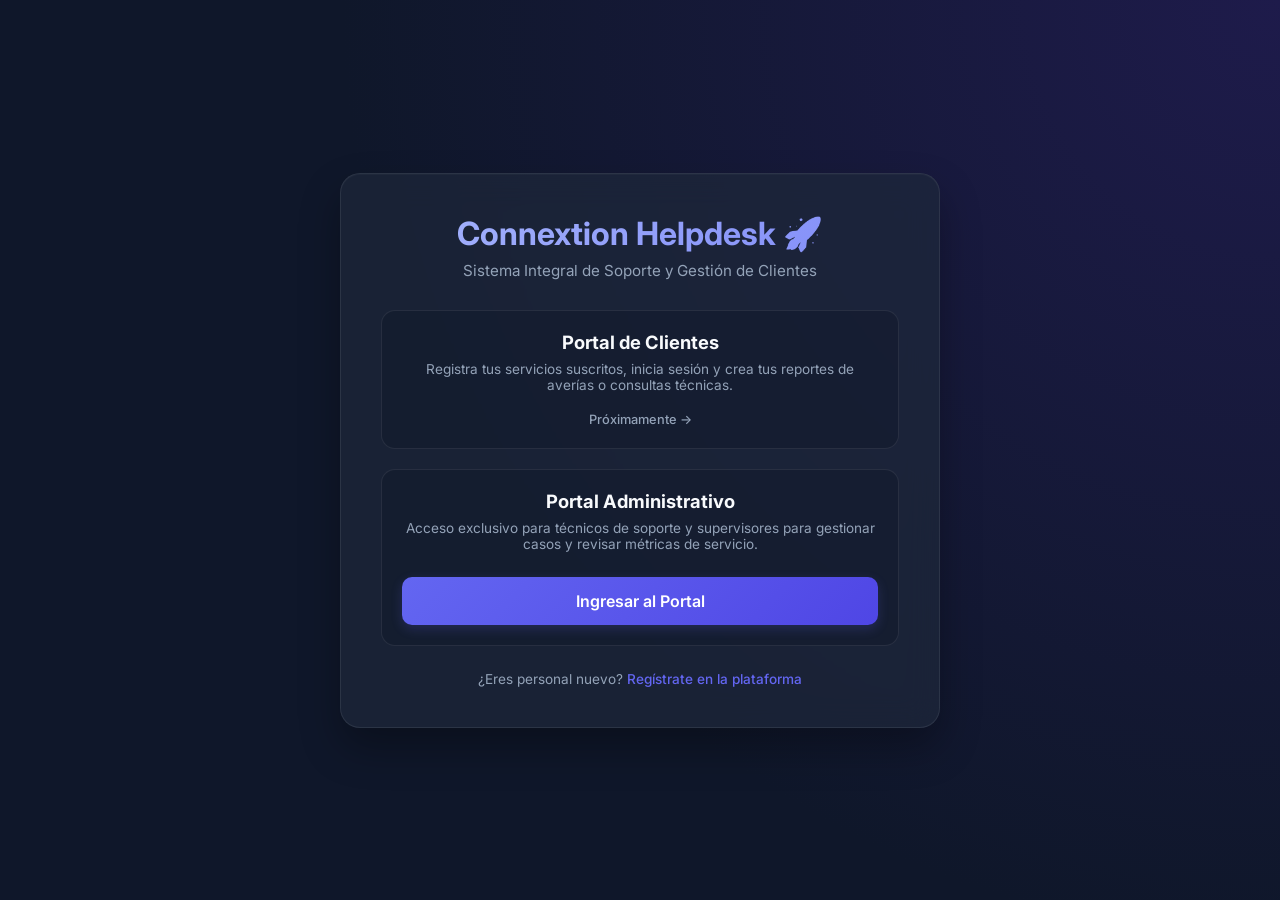
<file: src/main/webapp/index.html>
<!DOCTYPE html>
<html lang="es">
<head>
    <meta charset="UTF-8">
    <meta name="viewport" content="width=device-width, initial-scale=1.0">
    <title>Connextion Helpdesk - Inicio</title>
    <link rel="stylesheet" href="css/styles.css">
</head>
<body>
    <div class="container" style="max-width: 600px;">
        <h1>Connextion Helpdesk 🚀</h1>
        <p class="subtitle">Sistema Integral de Soporte y Gestión de Clientes</p>

        <div class="landing-grid">
            <!-- Client Portal Link Card -->
            <div class="landing-card" onclick="alert('El portal de clientes está en desarrollo para la siguiente fase. Por ahora, utilice el portal administrativo.')">
                <h3>Portal de Clientes</h3>
                <p>Registra tus servicios suscritos, inicia sesión y crea tus reportes de averías o consultas técnicas.</p>
                <span style="color: var(--text-secondary); font-size: 0.8rem; font-weight: 500;">Próximamente →</span>
            </div>

            <!-- Support Portal Link Card -->
            <div class="landing-card" onclick="window.location.href='support-login.html'">
                <h3>Portal Administrativo</h3>
                <p>Acceso exclusivo para técnicos de soporte y supervisores para gestionar casos y revisar métricas de servicio.</p>
                <a id="supportBtnLink" href="support-login.html" class="btn" style="display: inline-block; text-align: center; text-decoration: none; margin-top: 10px;">Ingresar al Portal</a>
            </div>
        </div>

        <div class="footer-text">
            ¿Eres personal nuevo? <a href="support-register.html">Regístrate en la plataforma</a>
        </div>
    </div>

    <script>
        document.addEventListener('DOMContentLoaded', () => {
            // Check if user has an active session
            const userEmail = localStorage.getItem('userEmail');
            if (userEmail) {
                const btn = document.getElementById('supportBtnLink');
                if (btn) {
                    btn.innerText = 'Ir a mi Panel';
                    btn.href = 'dashboard.html';
                    btn.parentElement.setAttribute('onclick', "window.location.href='dashboard.html'");
                }
            }
        });
    </script>
</body>
</html>
</file>
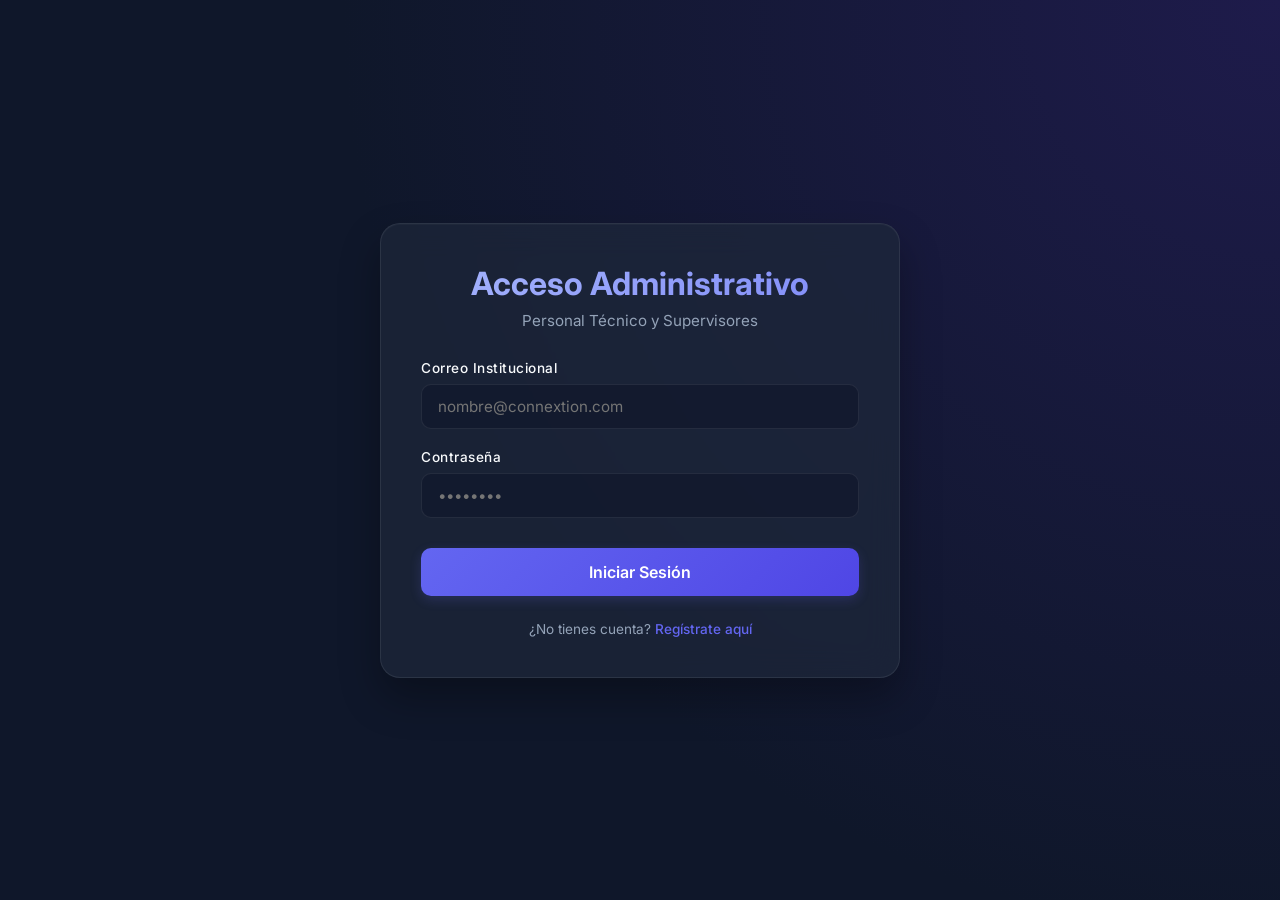
<file: src/main/webapp/dashboard.html>
<!DOCTYPE html>
<html lang="es">
<head>
    <meta charset="UTF-8">
    <meta name="viewport" content="width=device-width, initial-scale=1.0">
    <title>Panel de Control - Connextion Helpdesk</title>
    <link rel="stylesheet" href="css/styles.css">
</head>
<body>
    <div class="container" style="max-width: 680px;">
        <div class="dashboard-header">
            <div>
                <h1 style="text-align: left; font-size: 1.6rem;" id="welcomeTitle">Bienvenido, Usuario</h1>
                <p id="userEmailDisplay" style="font-size: 0.85rem; color: var(--text-secondary); margin-top: 4px;">usuario@connextion.com</p>
            </div>
            <span id="roleBadge" class="role-badge">Rol</span>
        </div>

        <!-- Dynamic Content Section -->
        <div id="dashboardContent">
            <!-- Loading state -->
            <p style="text-align: center; color: var(--text-secondary);">Cargando panel...</p>
        </div>

        <!-- Supervisor View Template (Hidden by default, injected dynamically) -->
        <template id="supervisorTemplate">
            <div>
                <h2 style="font-size: 1.2rem; font-weight: 600; margin-bottom: 15px; color: var(--text-primary);">Métricas Globales de Soporte</h2>
                <div class="stats-grid">
                    <div class="stat-card">
                        <div class="stat-number">24</div>
                        <div class="stat-label">Casos Activos</div>
                    </div>
                    <div class="stat-card">
                        <div class="stat-number">98.2%</div>
                        <div class="stat-label">SLA Cumplido</div>
                    </div>
                    <div class="stat-card">
                        <div class="stat-number">4</div>
                        <div class="stat-label">Técnicos Activos</div>
                    </div>
                    <div class="stat-card">
                        <div class="stat-number">8 mins</div>
                        <div class="stat-label">Tiempo Res. Prom.</div>
                    </div>
                </div>

                <h3 style="font-size: 1rem; font-weight: 600; margin-bottom: 10px; color: var(--text-primary);">Monitoreo de Actividad Reciente</h3>
                <div class="activity-list">
                    <div class="activity-item">
                        <div>
                            <span class="activity-title">Fallo en red de Cable (ID #3421)</span>
                            <div style="font-size: 0.75rem; color: var(--text-secondary); margin-top: 2px;">Asignado a: Carlos M.</div>
                        </div>
                        <span class="activity-status" style="color: var(--warning);">En Progreso</span>
                    </div>
                    <div class="activity-item">
                        <div>
                            <span class="activity-title">Activación Internet Fibra (ID #3422)</span>
                            <div style="font-size: 0.75rem; color: var(--text-secondary); margin-top: 2px;">Asignado a: Sofía R.</div>
                        </div>
                        <span class="activity-status" style="color: var(--success);">Completado</span>
                    </div>
                    <div class="activity-item">
                        <div>
                            <span class="activity-title">Problema de Facturación Móvil (ID #3423)</span>
                            <div style="font-size: 0.75rem; color: var(--text-secondary); margin-top: 2px;">Asignado a: Manuel G.</div>
                        </div>
                        <span class="activity-status" style="color: var(--error);">Pendiente</span>
                    </div>
                </div>
            </div>
        </template>

        <!-- Technician View Template (Hidden by default, injected dynamically) -->
        <template id="technicianTemplate">
            <div>
                <h2 style="font-size: 1.2rem; font-weight: 600; margin-bottom: 15px; color: var(--text-primary);">Mis Tareas Pendientes</h2>
                <div class="stats-grid">
                    <div class="stat-card" style="grid-column: span 2;">
                        <div class="stat-number" style="color: var(--accent-color);">5</div>
                        <div class="stat-label">Tickets Asignados a Mí</div>
                    </div>
                </div>

                <h3 style="font-size: 1rem; font-weight: 600; margin-bottom: 10px; color: var(--text-primary);">Cola de Atención</h3>
                <div class="activity-list">
                    <div class="activity-item">
                        <div>
                            <span class="activity-title">Configuración Router Residencial</span>
                            <div style="font-size: 0.75rem; color: var(--text-secondary); margin-top: 2px;">Área: Internet • Urgencia: Alta</div>
                        </div>
                        <button class="btn" style="width: auto; padding: 6px 12px; margin: 0; font-size: 0.8rem;">Resolver</button>
                    </div>
                    <div class="activity-item">
                        <div>
                            <span class="activity-title">Interrupción de Señal Cable TV</span>
                            <div style="font-size: 0.75rem; color: var(--text-secondary); margin-top: 2px;">Área: Cable • Urgencia: Media</div>
                        </div>
                        <button class="btn" style="width: auto; padding: 6px 12px; margin: 0; font-size: 0.8rem;">Resolver</button>
                    </div>
                </div>
            </div>
        </template>

        <button id="logoutBtn" class="btn" style="background: transparent; border: 1px solid var(--glass-border); color: var(--text-secondary); margin-top: 25px;">
            Cerrar Sesión Administrativa
        </button>
    </div>

    <script>
        document.addEventListener('DOMContentLoaded', () => {
            // Retrieve session values from localStorage
            const userEmail = localStorage.getItem('userEmail');
            const isSupervisorStr = localStorage.getItem('isSupervisor');

            // Route guard: Redirect if user is not authenticated
            if (!userEmail) {
                window.location.href = 'support-login.html';
                return;
            }

            const isSupervisor = isSupervisorStr === 'true';

            // Set basic profile details
            document.getElementById('userEmailDisplay').innerText = userEmail;
            
            // Extract a user name friendly presentation from the email
            const namePart = userEmail.split('@')[0];
            const cleanName = namePart.charAt(0).toUpperCase() + namePart.slice(1);
            document.getElementById('welcomeTitle').innerText = `Hola, ${cleanName}`;

            const roleBadge = document.getElementById('roleBadge');
            const dashboardContent = document.getElementById('dashboardContent');

            // Render view depending on the role
            if (isSupervisor) {
                // Configure Supervisor Layout
                roleBadge.innerText = 'Supervisor';
                roleBadge.className = 'role-badge badge-supervisor';
                
                const template = document.getElementById('supervisorTemplate');
                const clone = document.importNode(template.content, true);
                dashboardContent.innerHTML = '';
                dashboardContent.appendChild(clone);
            } else {
                // Configure Technician Layout
                roleBadge.innerText = 'Técnico';
                roleBadge.className = 'role-badge badge-tech';
                
                const template = document.getElementById('technicianTemplate');
                const clone = document.importNode(template.content, true);
                dashboardContent.innerHTML = '';
                dashboardContent.appendChild(clone);
            }
        });

        // Logout action handler
        document.getElementById('logoutBtn').addEventListener('click', () => {
            // Clear session values
            localStorage.removeItem('userEmail');
            localStorage.removeItem('isSupervisor');
            
            // Redirect back to login
            window.location.href = 'support-login.html';
        });
    </script>
</body>
</html>
</file>
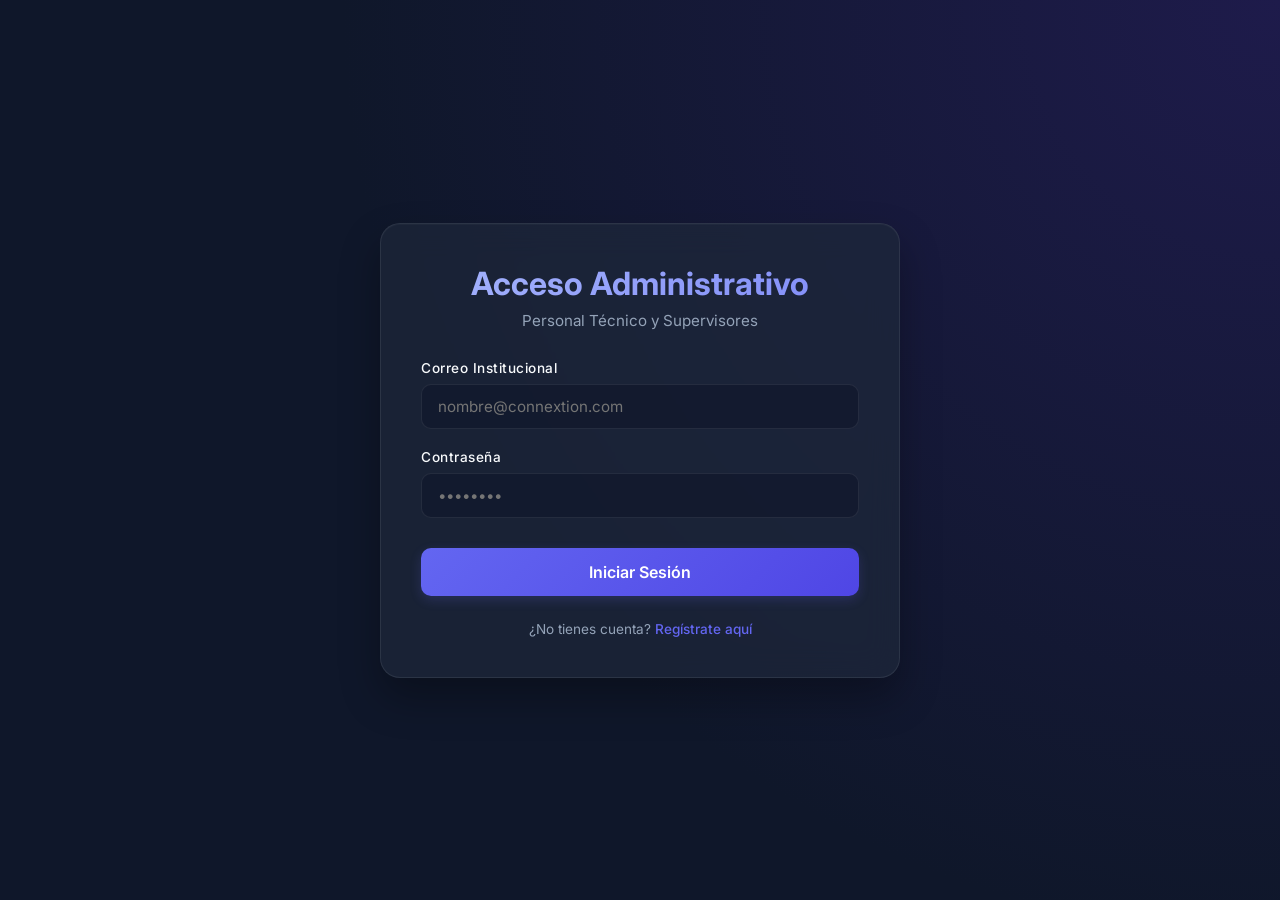
<file: src/main/webapp/support-login.html>
<!DOCTYPE html>
<html lang="es">
<head>
    <meta charset="UTF-8">
    <meta name="viewport" content="width=device-width, initial-scale=1.0">
    <title>Inicio de Sesión Soporte - Connextion Helpdesk</title>
    <link rel="stylesheet" href="css/styles.css">
</head>
<body>
    <div class="container">
        <h1>Acceso Administrativo</h1>
        <p class="subtitle">Personal Técnico y Supervisores</p>

        <!-- Dynamic alert box -->
        <div id="alertBox" class="alert"></div>

        <form id="loginForm">
            <div class="form-group">
                <label for="email">Correo Institucional</label>
                <input type="email" id="email" required placeholder="nombre@connextion.com">
            </div>

            <div class="form-group">
                <label for="password">Contraseña</label>
                <input type="password" id="password" required placeholder="••••••••">
            </div>

            <button type="submit" class="btn" id="submitBtn">Iniciar Sesión</button>
        </form>

        <p class="footer-text">
            ¿No tienes cuenta? <a href="support-register.html">Regístrate aquí</a>
        </p>
    </div>

    <script>
        document.getElementById('loginForm').addEventListener('submit', async function(e) {
            e.preventDefault();

            const alertBox = document.getElementById('alertBox');
            const submitBtn = document.getElementById('submitBtn');

            // Reset alerts
            alertBox.style.display = 'none';
            alertBox.className = 'alert';
            alertBox.innerText = '';

            const email = document.getElementById('email').value.trim();
            const password = document.getElementById('password').value;

            // Prepare payload
            const payload = {
                email: email,
                password: password
            };

            // Disable button
            submitBtn.disabled = true;
            submitBtn.innerText = 'Autenticando...';

            try {
                const response = await fetch('http://localhost:8080/Backend/resources/api/v1/support/login', {
                    method: 'POST',
                    headers: {
                        'Content-Type': 'application/json',
                        'Accept': 'application/json'
                    },
                    body: JSON.stringify(payload)
                });

                const data = await response.json();

                if (response.ok) {
                    // Success! Save userEmail and isSupervisor to localStorage as required
                    localStorage.setItem('userEmail', data.email || email);
                    localStorage.setItem('isSupervisor', data.isSupervisor !== undefined ? data.isSupervisor.toString() : 'false');
                    
                    // Show success
                    showAlert('alert-success', 'Acceso concedido. Redirigiendo...');

                    // Redirect to dashboard after a short delay so the user sees the success state
                    setTimeout(() => {
                        window.location.href = 'dashboard.html';
                    }, 1200);
                } else {
                    // Error response (e.g., 401 Unauthorized)
                    showAlert('alert-error', data.error || 'Credenciales inválidas. Por favor verifique e intente de nuevo.');
                }
            } catch (err) {
                console.error('Fetch error:', err);
                showAlert('alert-error', 'Error de conexión con el servidor. Asegúrese de que el backend esté en ejecución.');
            } finally {
                submitBtn.disabled = false;
                submitBtn.innerText = 'Iniciar Sesión';
            }
        });

        function showAlert(typeClass, message) {
            const alertBox = document.getElementById('alertBox');
            alertBox.className = `alert ${typeClass}`;
            alertBox.innerText = message;
            alertBox.style.display = 'flex';
        }
    </script>
</body>
</html>
</file>
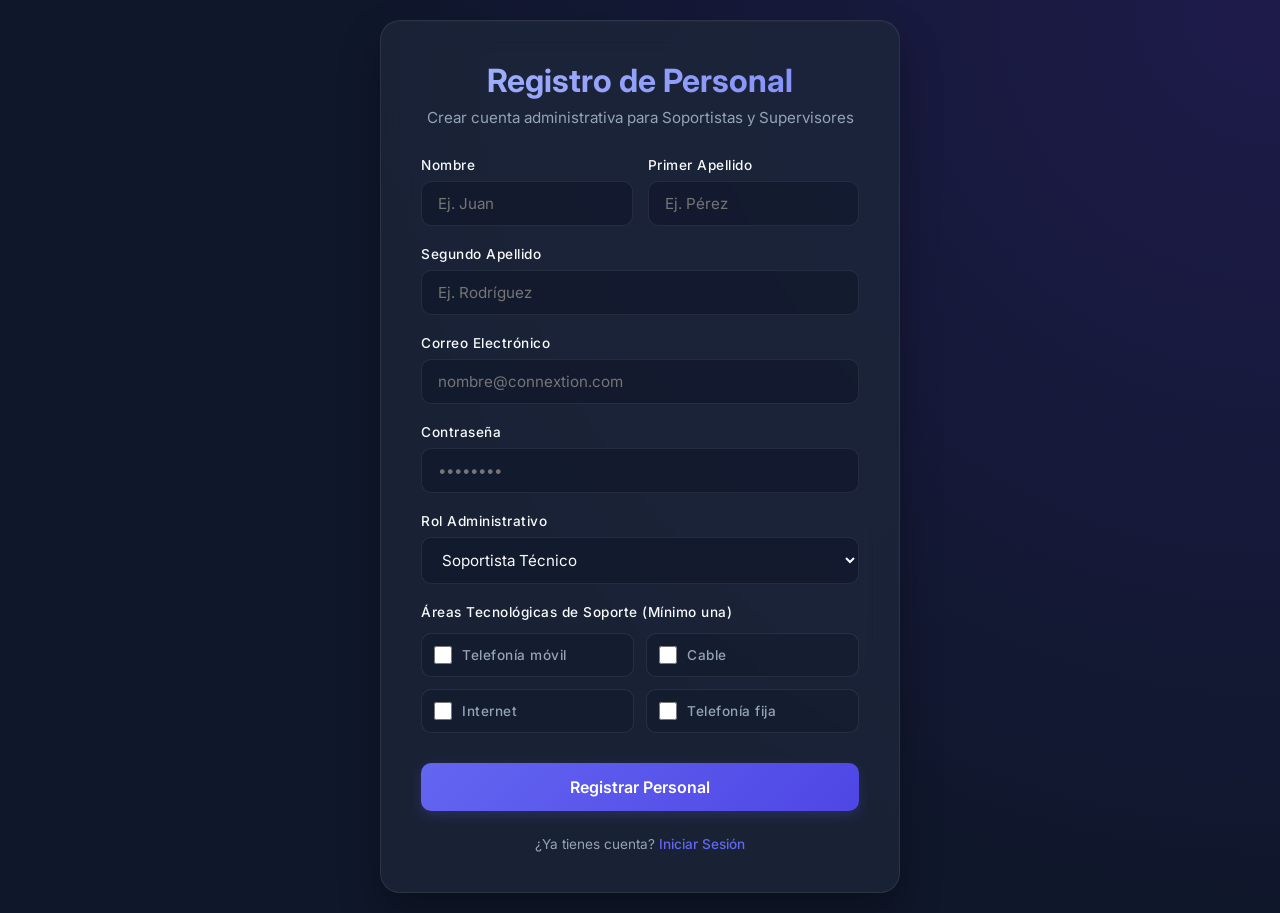
<file: src/main/webapp/support-register.html>
<!DOCTYPE html>
<html lang="es">
<head>
    <meta charset="UTF-8">
    <meta name="viewport" content="width=device-width, initial-scale=1.0">
    <title>Registro de Soporte - Connextion Helpdesk</title>
    <link rel="stylesheet" href="css/styles.css">
</head>
<body>
    <div class="container">
        <h1>Registro de Personal</h1>
        <p class="subtitle">Crear cuenta administrativa para Soportistas y Supervisores</p>

        <!-- Dynamic alert display for success or error feedback -->
        <div id="alertBox" class="alert"></div>

        <form id="registerForm">
            <!-- Row for Name and First Surname -->
            <div class="form-row">
                <div class="form-group">
                    <label for="name">Nombre</label>
                    <input type="text" id="name" required placeholder="Ej. Juan">
                </div>
                <div class="form-group">
                    <label for="firstSurname">Primer Apellido</label>
                    <input type="text" id="firstSurname" required placeholder="Ej. Pérez">
                </div>
            </div>

            <!-- Second Surname and Email -->
            <div class="form-group">
                <label for="secondSurname">Segundo Apellido</label>
                <input type="text" id="secondSurname" required placeholder="Ej. Rodríguez">
            </div>

            <div class="form-group">
                <label for="email">Correo Electrónico</label>
                <input type="email" id="email" required placeholder="nombre@connextion.com">
            </div>

            <!-- Password -->
            <div class="form-group">
                <label for="password">Contraseña</label>
                <input type="password" id="password" required placeholder="••••••••" minlength="6">
            </div>

            <!-- Role Dropdown -->
            <div class="form-group">
                <label for="roleSelect">Rol Administrativo</label>
                <select id="roleSelect" required>
                    <option value="false">Soportista Técnico</option>
                    <option value="true">Supervisor de Soporte</option>
                </select>
            </div>

            <!-- Support Services Checkboxes (Areas) -->
            <div class="form-group">
                <label>Áreas Tecnológicas de Soporte (Mínimo una)</label>
                <div class="areas-grid">
                    <div class="checkbox-container">
                        <input type="checkbox" name="services" id="service1" value="1">
                        <label for="service1">Telefonía móvil</label>
                    </div>
                    <div class="checkbox-container">
                        <input type="checkbox" name="services" id="service2" value="2">
                        <label for="service2">Cable</label>
                    </div>
                    <div class="checkbox-container">
                        <input type="checkbox" name="services" id="service3" value="3">
                        <label for="service3">Internet</label>
                    </div>
                    <div class="checkbox-container">
                        <input type="checkbox" name="services" id="service4" value="4">
                        <label for="service4">Telefonía fija</label>
                    </div>
                </div>
            </div>

            <button type="submit" class="btn" id="submitBtn">Registrar Personal</button>
        </form>

        <p class="footer-text">
            ¿Ya tienes cuenta? <a href="support-login.html">Iniciar Sesión</a>
        </p>
    </div>

    <script>
        document.getElementById('registerForm').addEventListener('submit', async function(e) {
            e.preventDefault();

            const alertBox = document.getElementById('alertBox');
            const submitBtn = document.getElementById('submitBtn');

            // Reset alerts
            alertBox.style.display = 'none';
            alertBox.className = 'alert';
            alertBox.innerText = '';

            // Get form values
            const name = document.getElementById('name').value.trim();
            const firstSurname = document.getElementById('firstSurname').value.trim();
            const secondSurname = document.getElementById('secondSurname').value.trim();
            const email = document.getElementById('email').value.trim();
            const password = document.getElementById('password').value;
            const isSupervisor = document.getElementById('roleSelect').value === 'true';

            // Collect selected services (IDs 1-4)
            const serviceCheckboxes = document.querySelectorAll('input[name="services"]:checked');
            const services = Array.from(serviceCheckboxes).map(cb => parseInt(cb.value, 10));

            // Validation: Ensure at least one service is selected
            if (services.length === 0) {
                showAlert('alert-error', 'Debe seleccionar al menos un área tecnológica de soporte.');
                return;
            }

            // Build request body
            const payload = {
                name,
                firstSurname,
                secondSurname,
                email,
                password,
                isSupervisor,
                services
            };

            // Disable submit button during call
            submitBtn.disabled = true;
            submitBtn.innerText = 'Registrando...';

            try {
                const response = await fetch('http://localhost:8080/Backend/resources/api/v1/support/register', {
                    method: 'POST',
                    headers: {
                        'Content-Type': 'application/json',
                        'Accept': 'application/json'
                    },
                    body: JSON.stringify(payload)
                });

                const data = await response.json();

                if (response.ok || response.status === 201) {
                    showAlert('alert-success', data.message || 'Personal registrado exitosamente.');
                    document.getElementById('registerForm').reset();
                } else {
                    showAlert('alert-error', data.error || 'Error al registrar el personal.');
                }
            } catch (err) {
                console.error('Fetch error:', err);
                showAlert('alert-error', 'Error de conexión con el servidor. Por favor, asegúrese de que el backend esté ejecutándose.');
            } finally {
                submitBtn.disabled = false;
                submitBtn.innerText = 'Registrar Personal';
            }
        });

        function showAlert(typeClass, message) {
            const alertBox = document.getElementById('alertBox');
            alertBox.className = `alert ${typeClass}`;
            alertBox.innerText = message;
            alertBox.style.display = 'flex';
            
            // Scroll alert into view smoothly
            alertBox.scrollIntoView({ behavior: 'smooth', block: 'nearest' });
        }
    </script>
</body>
</html>
</file>
<file: src/main/webapp/css/styles.css>
@import url('https://fonts.googleapis.com/css2?family=Inter:wght@300;400;500;600;700&display=swap');

:root {
    --bg-primary: #0f172a;
    --bg-secondary: #1e293b;
    --accent-color: #6366f1;
    --accent-hover: #4f46e5;
    --text-primary: #f8fafc;
    --text-secondary: #94a3b8;
    --glass-bg: rgba(30, 41, 59, 0.7);
    --glass-border: rgba(255, 255, 255, 0.08);
    --glass-highlight: rgba(255, 255, 255, 0.03);
    --success: #10b981;
    --error: #ef4444;
    --warning: #f59e0b;
}

* {
    margin: 0;
    padding: 0;
    box-sizing: border-box;
    font-family: 'Inter', sans-serif;
}

body {
    background: radial-gradient(circle at top right, #1e1b4b, var(--bg-primary) 60%);
    color: var(--text-primary);
    min-height: 100vh;
    display: flex;
    flex-direction: column;
    justify-content: center;
    align-items: center;
    padding: 20px;
    overflow-x: hidden;
}

/* Glassmorphism Card Container */
.container {
    width: 100%;
    max-width: 520px;
    background: var(--glass-bg);
    backdrop-filter: blur(16px);
    -webkit-backdrop-filter: blur(16px);
    border: 1px solid var(--glass-border);
    border-radius: 20px;
    padding: 40px;
    box-shadow: 0 20px 40px rgba(0, 0, 0, 0.3),
                inset 0 1px 1px var(--glass-highlight);
    animation: fadeIn 0.6s cubic-bezier(0.16, 1, 0.3, 1) forwards;
}

@keyframes fadeIn {
    from {
        opacity: 0;
        transform: translateY(20px);
    }
    to {
        opacity: 1;
        transform: translateY(0);
    }
}

/* Headers */
h1 {
    font-size: 2rem;
    font-weight: 700;
    text-align: center;
    margin-bottom: 8px;
    background: linear-gradient(135deg, #a5b4fc, #818cf8);
    -webkit-background-clip: text;
    -webkit-text-fill-color: transparent;
}

.subtitle {
    font-size: 0.95rem;
    color: var(--text-secondary);
    text-align: center;
    margin-bottom: 30px;
}

/* Form Styles */
.form-group {
    margin-bottom: 20px;
    display: flex;
    flex-direction: column;
}

.form-row {
    display: flex;
    gap: 15px;
}

.form-row .form-group {
    flex: 1;
}

label {
    font-size: 0.85rem;
    font-weight: 500;
    margin-bottom: 8px;
    color: var(--text-primary);
    letter-spacing: 0.5px;
}

/* Input Fields */
input[type="text"],
input[type="email"],
input[type="password"],
select {
    width: 100%;
    padding: 12px 16px;
    background: rgba(15, 23, 42, 0.6);
    border: 1px solid var(--glass-border);
    border-radius: 10px;
    color: var(--text-primary);
    font-size: 0.95rem;
    transition: all 0.3s cubic-bezier(0.4, 0, 0.2, 1);
    outline: none;
}

input:focus,
select:focus {
    border-color: var(--accent-color);
    box-shadow: 0 0 0 3px rgba(99, 102, 241, 0.15);
    background: rgba(15, 23, 42, 0.8);
}

/* Select Styling Override for Custom Look */
select option {
    background: var(--bg-secondary);
    color: var(--text-primary);
}

/* Checkboxes and Area Grid */
.areas-grid {
    display: grid;
    grid-template-columns: repeat(2, 1fr);
    gap: 12px;
    margin-top: 5px;
}

.checkbox-container {
    display: flex;
    align-items: center;
    gap: 10px;
    padding: 12px;
    background: rgba(15, 23, 42, 0.4);
    border: 1px solid var(--glass-border);
    border-radius: 10px;
    cursor: pointer;
    transition: all 0.2s ease;
    user-select: none;
}

.checkbox-container:hover {
    border-color: rgba(99, 102, 241, 0.4);
    background: rgba(15, 23, 42, 0.6);
}

.checkbox-container input {
    accent-color: var(--accent-color);
    width: 18px;
    height: 18px;
    cursor: pointer;
}

.checkbox-container label {
    margin: 0;
    font-size: 0.85rem;
    color: var(--text-secondary);
    cursor: pointer;
    flex-grow: 1;
}

.checkbox-container input:checked + label {
    color: var(--text-primary);
    font-weight: 500;
}

.checkbox-container:has(input:checked) {
    background: rgba(99, 102, 241, 0.1);
    border-color: var(--accent-color);
}

/* Buttons */
.btn {
    width: 100%;
    padding: 14px;
    background: linear-gradient(135deg, var(--accent-color), var(--accent-hover));
    border: none;
    border-radius: 10px;
    color: white;
    font-size: 1rem;
    font-weight: 600;
    cursor: pointer;
    transition: all 0.3s cubic-bezier(0.4, 0, 0.2, 1);
    box-shadow: 0 4px 12px rgba(99, 102, 241, 0.2);
    margin-top: 10px;
}

.btn:hover {
    transform: translateY(-2px);
    box-shadow: 0 6px 20px rgba(99, 102, 241, 0.4);
}

.btn:active {
    transform: translateY(0);
}

/* Alerts and Notifications */
.alert {
    padding: 14px 16px;
    border-radius: 10px;
    margin-bottom: 20px;
    font-size: 0.9rem;
    display: none;
    align-items: center;
    gap: 10px;
    animation: slideDown 0.3s cubic-bezier(0.16, 1, 0.3, 1) forwards;
}

.alert-success {
    background: rgba(16, 185, 129, 0.15);
    border: 1px solid rgba(16, 185, 129, 0.3);
    color: #34d399;
}

.alert-error {
    background: rgba(239, 68, 68, 0.15);
    border: 1px solid rgba(239, 68, 68, 0.3);
    color: #f87171;
}

@keyframes slideDown {
    from {
        opacity: 0;
        transform: translateY(-10px);
    }
    to {
        opacity: 1;
        transform: translateY(0);
    }
}

/* Footer / Links */
.footer-text {
    text-align: center;
    margin-top: 25px;
    font-size: 0.85rem;
    color: var(--text-secondary);
}

.footer-text a {
    color: var(--accent-color);
    text-decoration: none;
    font-weight: 500;
    transition: color 0.2s ease;
}

.footer-text a:hover {
    color: var(--accent-hover);
    text-decoration: underline;
}

/* Landing Page Specific styling */
.landing-grid {
    display: grid;
    grid-template-columns: 1fr;
    gap: 20px;
    margin-top: 30px;
}

.landing-card {
    background: rgba(15, 23, 42, 0.4);
    border: 1px solid var(--glass-border);
    border-radius: 14px;
    padding: 20px;
    text-align: center;
    cursor: pointer;
    transition: all 0.3s cubic-bezier(0.4, 0, 0.2, 1);
}

.landing-card:hover {
    transform: translateY(-4px);
    background: rgba(99, 102, 241, 0.08);
    border-color: var(--accent-color);
}

.landing-card h3 {
    margin-bottom: 8px;
    color: var(--text-primary);
    font-size: 1.15rem;
}

.landing-card p {
    color: var(--text-secondary);
    font-size: 0.85rem;
    margin-bottom: 15px;
}

/* Dashboard styles */
.dashboard-header {
    display: flex;
    justify-content: space-between;
    align-items: center;
    border-bottom: 1px solid var(--glass-border);
    padding-bottom: 20px;
    margin-bottom: 30px;
}

.role-badge {
    padding: 6px 12px;
    border-radius: 20px;
    font-size: 0.75rem;
    font-weight: 600;
    text-transform: uppercase;
    letter-spacing: 0.5px;
}

.badge-supervisor {
    background: rgba(245, 158, 11, 0.2);
    border: 1px solid rgba(245, 158, 11, 0.4);
    color: #fbbf24;
}

.badge-tech {
    background: rgba(99, 102, 241, 0.2);
    border: 1px solid rgba(99, 102, 241, 0.4);
    color: #a5b4fc;
}

.stats-grid {
    display: grid;
    grid-template-columns: repeat(2, 1fr);
    gap: 15px;
    margin-bottom: 25px;
}

.stat-card {
    background: rgba(15, 23, 42, 0.3);
    border: 1px solid var(--glass-border);
    border-radius: 12px;
    padding: 15px;
    text-align: center;
}

.stat-number {
    font-size: 1.8rem;
    font-weight: 700;
    color: var(--text-primary);
    margin-bottom: 4px;
}

.stat-label {
    font-size: 0.75rem;
    color: var(--text-secondary);
    text-transform: uppercase;
    letter-spacing: 0.5px;
}

.activity-list {
    display: flex;
    flex-direction: column;
    gap: 10px;
}

.activity-item {
    display: flex;
    justify-content: space-between;
    align-items: center;
    background: rgba(15, 23, 42, 0.2);
    border: 1px solid var(--glass-border);
    border-radius: 10px;
    padding: 12px;
    font-size: 0.85rem;
}

.activity-title {
    font-weight: 500;
}

.activity-status {
    font-size: 0.75rem;
    font-weight: 600;
}
</file>
